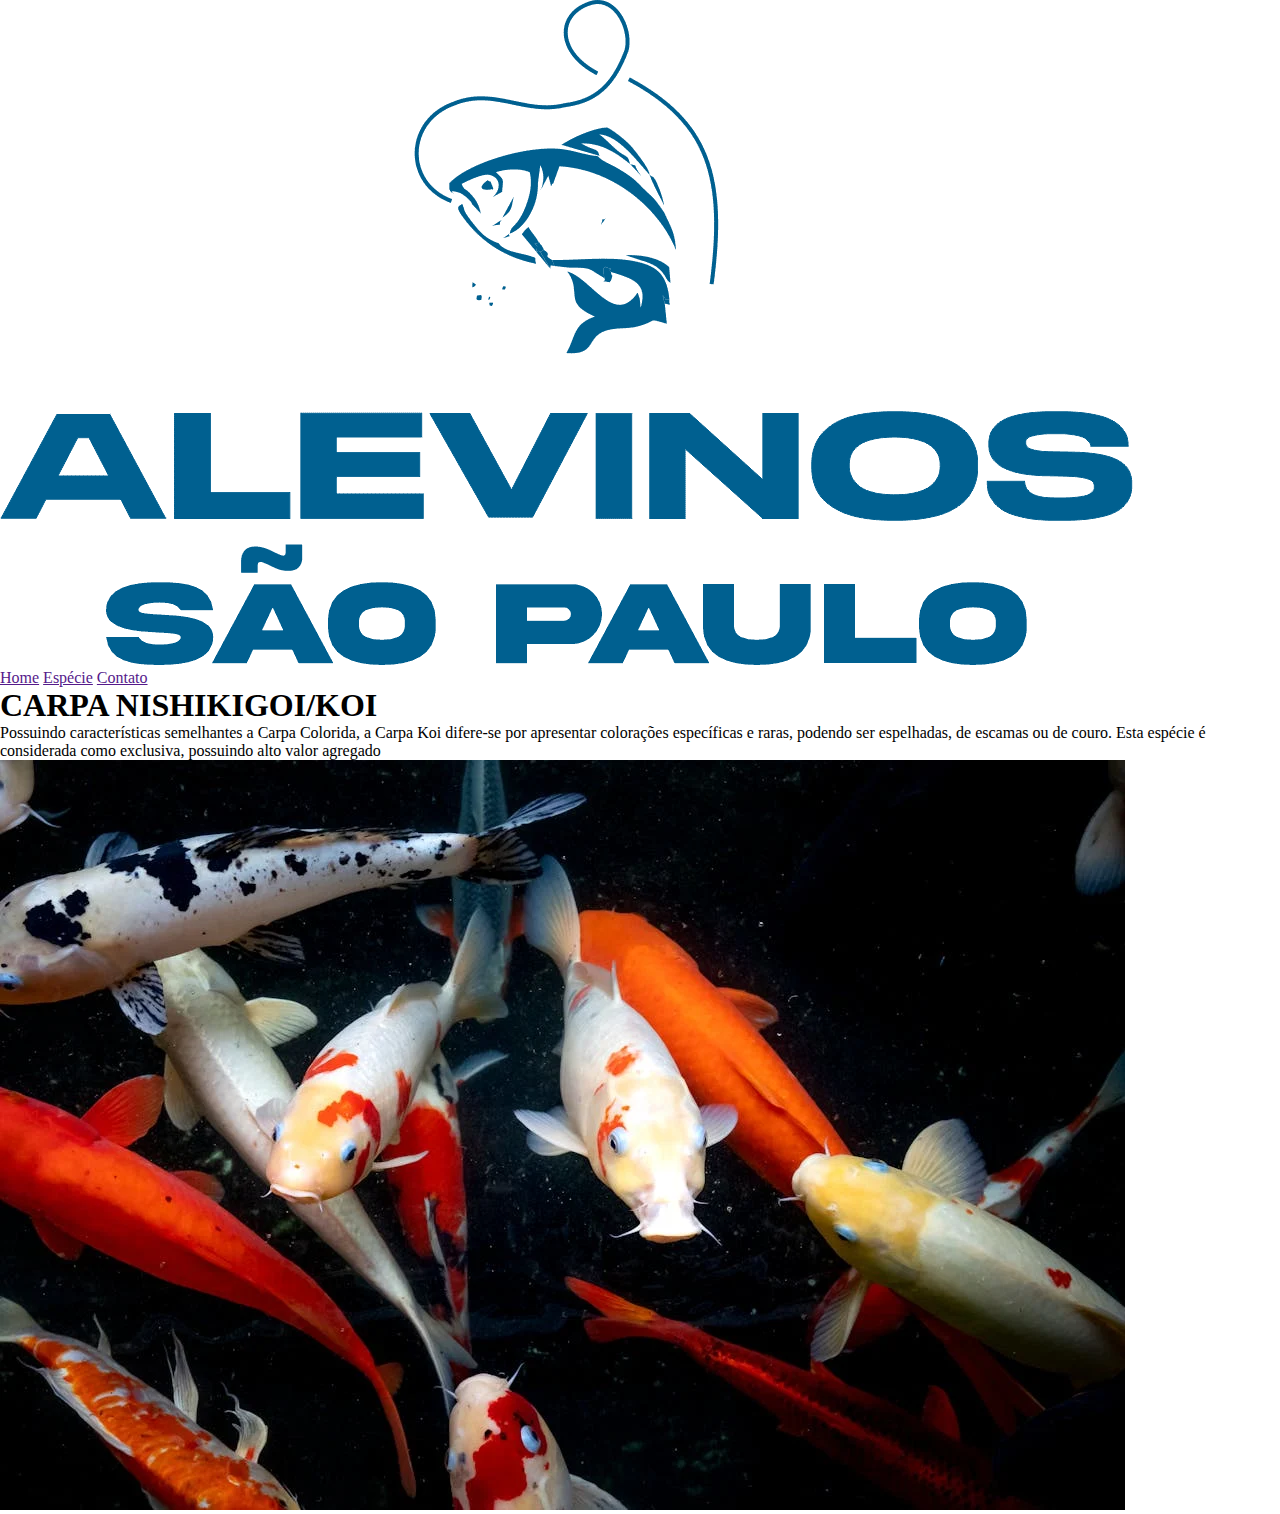
<file: cabecalho.html>
<!DOCTYPE html>
<html lang="pt-br">
<head>
    <meta charset="UTF-8">
    <meta name="viewport" content="width=device-width, initial-scale=1.0">
    <title>cabecalho</title>
    <link rel="stylesheet" href="css/body.css">
    <link rel="stylesheet" href="css/cabecalho.css">
</head>
<body>
    <header>
        <nav class="cabecalhoNav">
            <div class="logo">
                <img src="../img/01.-LOGOTIPO-CORRETO.png" alt="logo">
            </div>
            <div class="menu">
                <a href="">Home</a>
                <a href="">Espécie</a>
                <a href="">Contato </a>
            </div>
        </nav>
        <div class="headerEscritaFundo">
            <div class="headerEscrita">
                <div class="headerH1">
                    <h1>CARPA NISHIKIGOI/KOI</h1>
                </div>
                <div class="headerP">
                    <p>Possuindo características semelhantes a Carpa Colorida, a Carpa Koi difere-se por apresentar colorações específicas e raras, podendo ser espelhadas, de escamas ou de couro. Esta espécie é considerada como exclusiva, possuindo alto valor agregado</p>
                </div>
            </div>
            <div class="header-img">
                <img src="img/carpa koi-inicio.webp" alt="carpas-KOI">
            </div>
        </div>
    </header>
</body>
</html>
</file>
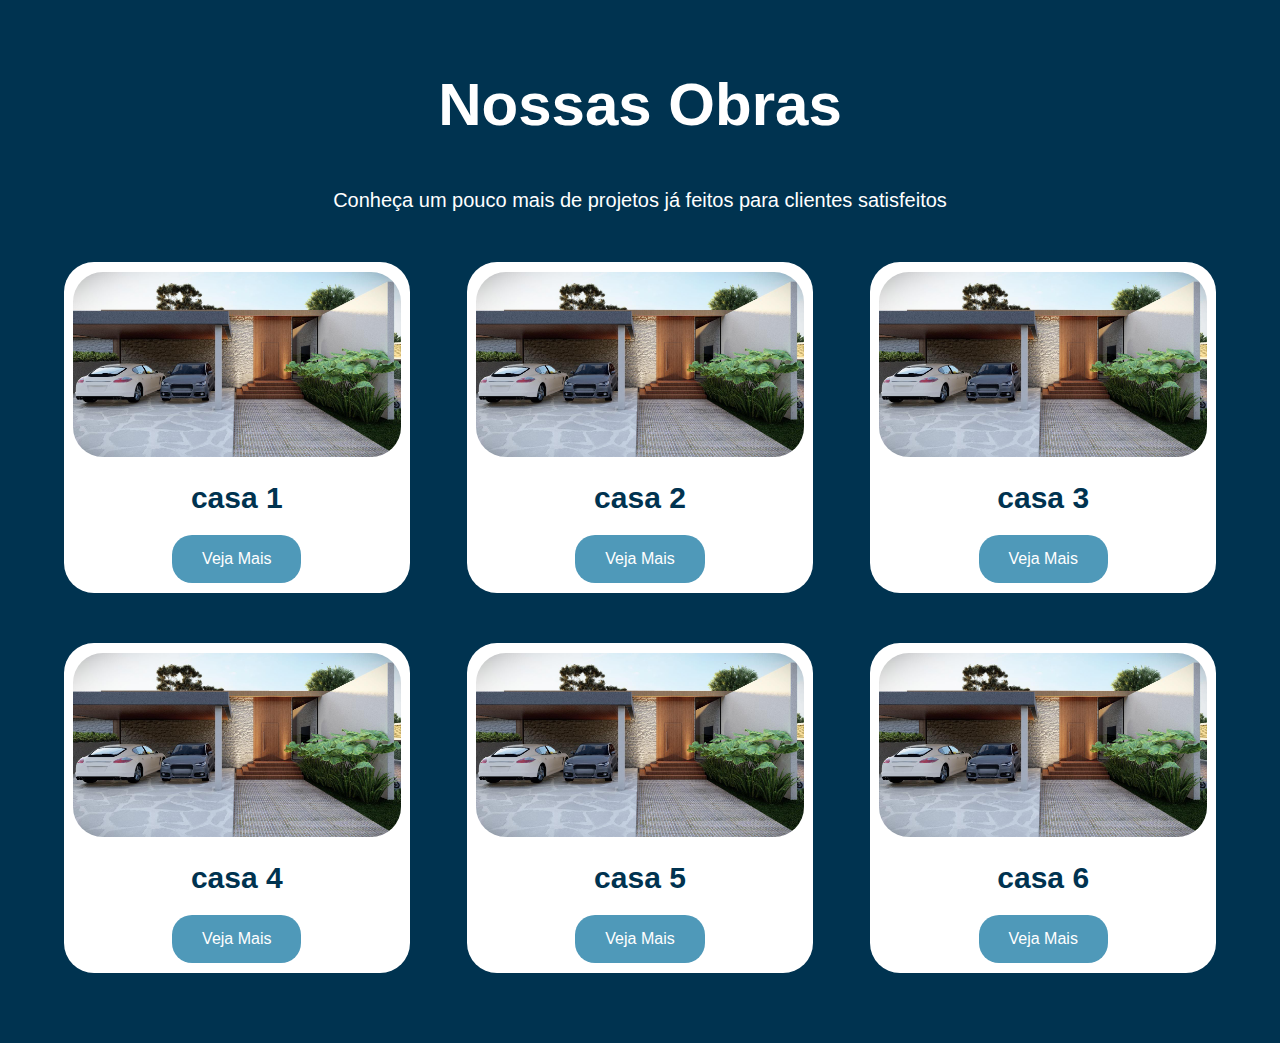
<file: p3_p4.html>
<!DOCTYPE html>
<html lang="en">
<head>
    <meta charset="UTF-8">
    <meta name="viewport" content="width=device-width, initial-scale=1.0">
    <title>Document</title>
    <link rel="stylesheet" href="css/section3.css">
    <link rel="stylesheet" href="css/body.css">
</head>
<body>
    <section class="section3">
        <div class="text-section3">
            <div class="title-section3">
                <h1>Nossas Obras</h1>
            </div>
            <div class="p-section3">
                <p>Conheça um pouco mais de projetos já feitos para clientes satisfeitos</p>
            </div>
        </div>
        <div class="fundo-cards-section3">
            <div class="cards-section3">
                <div class="card-section3">
                    <div class="img-card-section3">
                        <img src="img/projeto_casa_1-img-(2).jpeg" alt="projeto_casa1">
                    </div>
                    <div class="nome-card-section3">
                        <h1>casa 1</h1>
                    </div>
                    <div class="botao-card-section3">
                        <div class="botao-card-section3-a"><a href="">Veja Mais</a></div>
                    </div>
                </div>
                <div class="card-section3">
                    <div class="img-card-section3">
                        <img src="img/projeto_casa_1-img-(2).jpeg" alt="projeto_casa1">
                    </div>
                    <div class="nome-card-section3">
                        <h1>casa 2</h1>
                    </div>
                    <div class="botao-card-section3">
                        <div class="botao-card-section3-a"><a href="">Veja Mais</a></div>
                    </div>
                </div>
                <div class="card-section3">
                    <div class="img-card-section3">
                        <img src="img/projeto_casa_1-img-(2).jpeg" alt="projeto_casa1">
                    </div>
                    <div class="nome-card-section3">
                        <h1>casa 3</h1>
                    </div>
                    <div class="botao-card-section3">
                        <div class="botao-card-section3-a"><a href="">Veja Mais</a></div>
                    </div>
                </div>
            </div>
            <div class="cards-section3-2">
                <div class="card-section3">
                    <div class="img-card-section3">
                        <img src="img/projeto_casa_1-img-(2).jpeg" alt="projeto_casa1">
                    </div>
                    <div class="nome-card-section3">
                        <h1>casa 4</h1>
                    </div>
                    <div class="botao-card-section3">
                        <div class="botao-card-section3-a"><a href="">Veja Mais</a></div>
                    </div>
                </div>
                <div class="card-section3">
                    <div class="img-card-section3">
                        <img src="img/projeto_casa_1-img-(2).jpeg" alt="projeto_casa1">
                    </div>
                    <div class="nome-card-section3">
                        <h1>casa 5</h1>
                    </div>
                    <div class="botao-card-section3">
                        <div class="botao-card-section3-a"><a href="">Veja Mais</a></div>
                    </div>
                </div>
                <div class="card-section3">
                    <div class="img-card-section3">
                        <img src="img/projeto_casa_1-img-(2).jpeg" alt="projeto_casa1">
                    </div>
                    <div class="nome-card-section3">
                        <h1>casa 6</h1>
                    </div>
                    <div class="botao-card-section3">
                        <div class="botao-card-section3-a"><a href="">Veja Mais</a></div>
                    </div>
                </div>
            </div>
        </div>
    </section>
</body>
</html>
</file>
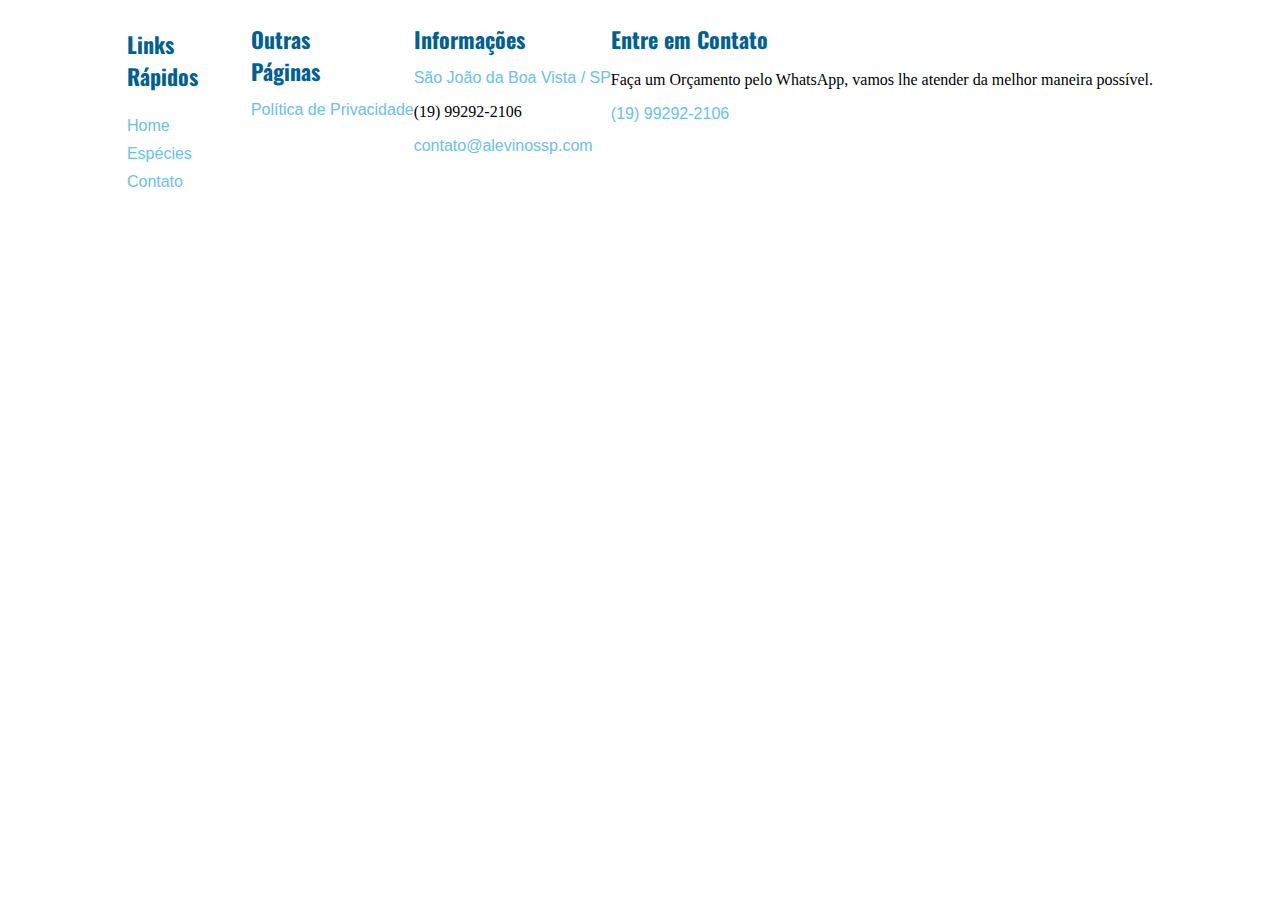
<file: rodape.html>
<!DOCTYPE html>
<html lang="pt-br">
<head>
    <meta charset="UTF-8">
    <meta name="viewport" content="width=device-width, initial-scale=1.0">
    <title>Rodape</title>
    <link rel="stylesheet" href="../css/rodape.css">
    <link rel="preconnect" href="https://fonts.googleapis.com">
    <link rel="preconnect" href="https://fonts.gstatic.com" crossorigin>
    <link href="https://fonts.googleapis.com/css2?family=Oswald:wght@200..700&display=swap" rel="stylesheet"> 
</head>
<body>
    <div class="rodapeFundo">
        <div class="linksRapidos">
            <h1>Links Rápidos</h1>
            <a href="">Home</a>
            <a href="">Espécies</a>
            <a href="">Contato</a>
        </div>
        <div class="outrasPag">
            <h1>Outras Páginas</h1>
            <a href="https://alevinossp.com.br/politicas-de-privacidade">Política de Privacidade</a>
        </div>
        <div class="info">
            <h1>Informações</h1>
            <a href="">São João da Boa Vista / SP</a>
            <p>(19) 99292-2106</p>
            <a href="email">contato@alevinossp.com</a>
        </div>
        <div class="entreEmContato">
            <h1>Entre em Contato</h1>
            <p>Faça um Orçamento pelo WhatsApp, vamos lhe atender da melhor maneira possível.</p>
            <a href="tel">(19) 99292-2106</a>
        </div>
    </div>
</body>
</html>
</file>
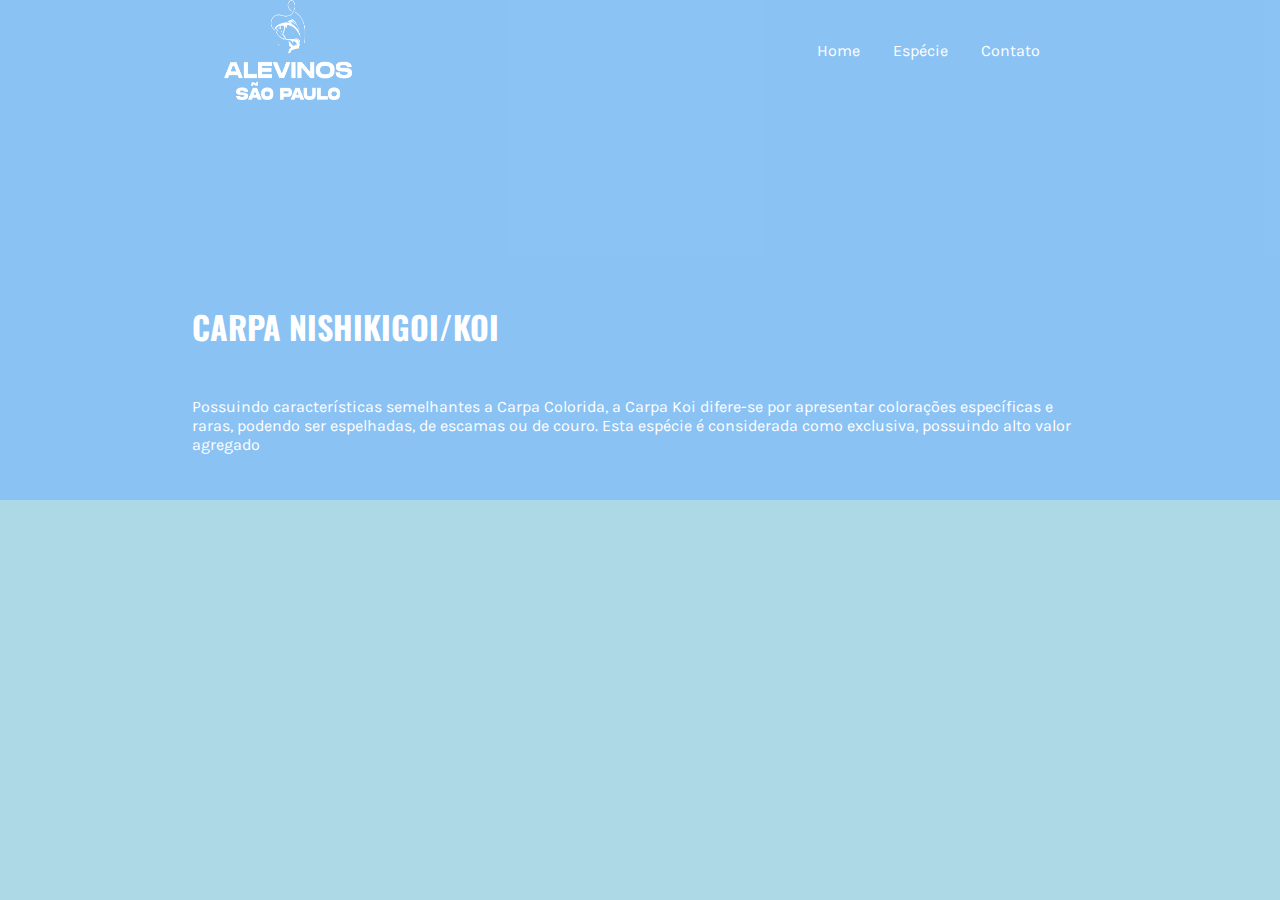
<file: cabecalho/cabecalho.html>
<!DOCTYPE html>
<html lang="en">
<head>
    <meta charset="UTF-8">
    <meta name="viewport" content="width=device-width, initial-scale=1.0">
    <title>Cabecalho</title>
    <link rel="stylesheet" href="style-Cabecalho.css">
    <link rel="preconnect" href="https://fonts.googleapis.com">
    <link rel="preconnect" href="https://fonts.gstatic.com" crossorigin>
    <link href="https://fonts.googleapis.com/css2?family=Oswald:wght@200..700&display=swap" rel="stylesheet">
    <link rel="preconnect" href="https://fonts.googleapis.com">
    <link rel="preconnect" href="https://fonts.gstatic.com" crossorigin>
    <link href="https://fonts.googleapis.com/css2?family=Karla:ital,wght@0,200..800;1,200..800&display=swap" rel="stylesheet">
</head>
<body>
    <header>
        <nav class="cabecalhoNav">
            <div class="logo">
                <img src="../img/LOGOTIPO-CORRETO.png" alt="logo">
            </div>
            <div class="menu">
                <a href="">Home</a>
                <a href="">Espécie</a>
                <a href="">Contato </a>
            </div>
        </nav>
        <div class="headerEscritaFundo">
            <div class="headerEscrita">
                <div class="headerH1">
                    <h1>CARPA NISHIKIGOI/KOI</h1>
                </div>
                <div class="headerP">
                    <p>Possuindo características semelhantes a Carpa Colorida, a Carpa Koi difere-se por apresentar colorações específicas e raras, podendo ser espelhadas, de escamas ou de couro. Esta espécie é considerada como exclusiva, possuindo alto valor agregado</p>
                </div>
            </div>
        </div>
    </header>
</body>
</html>
</file>
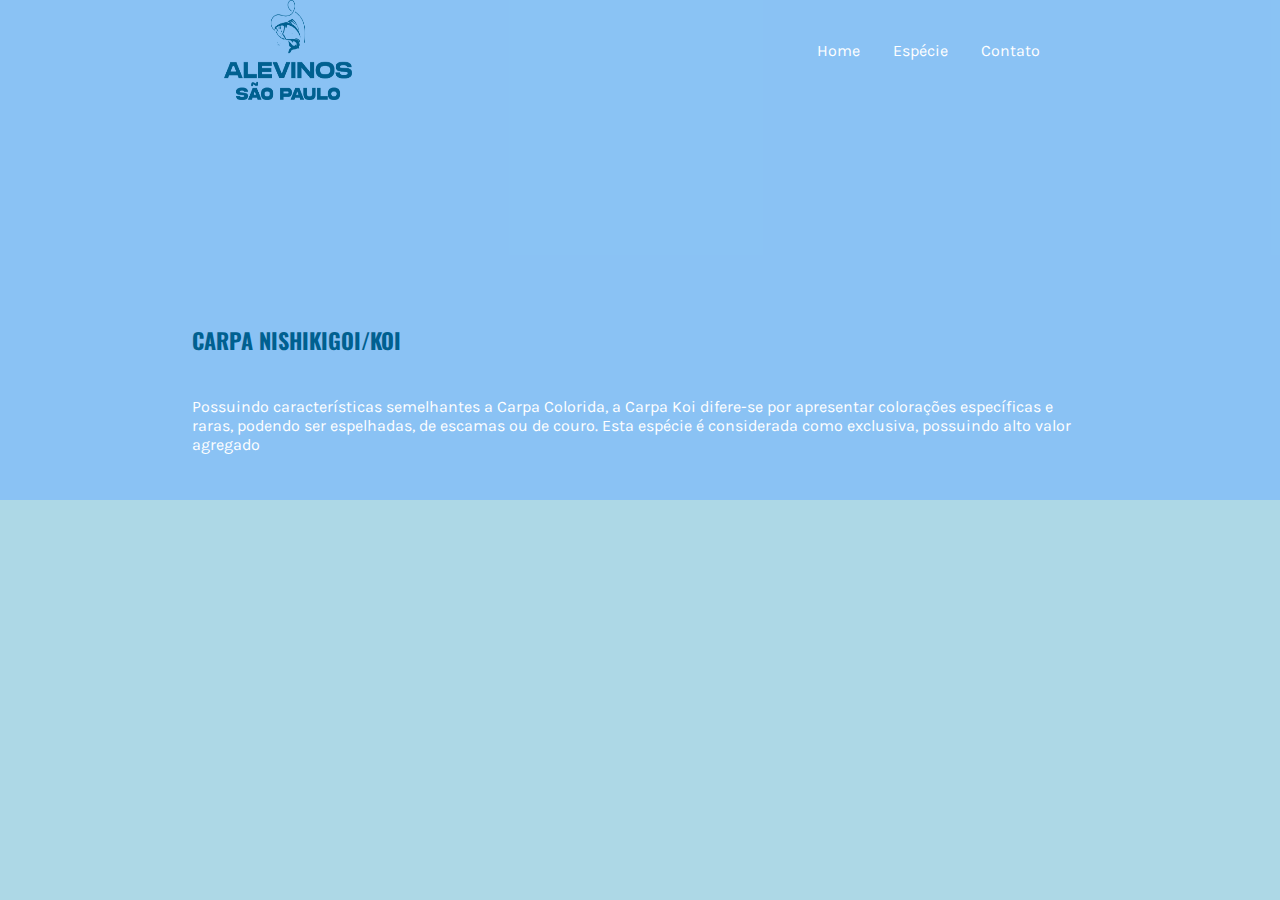
<file: includes/cabecalho.html>
<!DOCTYPE html>
<html lang="en">
<head>
    <meta charset="UTF-8">
    <meta name="viewport" content="width=device-width, initial-scale=1.0">
    <title>Cabecalho</title>
    <link rel="stylesheet" href="../css/Header.css">
    <link rel="stylesheet" href="../css/Footer.css">
    <link rel="preconnect" href="https://fonts.googleapis.com">
    <link rel="preconnect" href="https://fonts.gstatic.com" crossorigin>
    <link href="https://fonts.googleapis.com/css2?family=Oswald:wght@200..700&display=swap" rel="stylesheet">
    <link rel="preconnect" href="https://fonts.googleapis.com">
    <link rel="preconnect" href="https://fonts.gstatic.com" crossorigin>
    <link href="https://fonts.googleapis.com/css2?family=Karla:ital,wght@0,200..800;1,200..800&display=swap" rel="stylesheet">
</head>
<body>
    <header>
        <nav class="cabecalhoNav">
            <div class="logo">
                <img src="../img/01.-LOGOTIPO-CORRETO.png" alt="logo">
            </div>
            <div class="menu">
                <a href="">Home</a>
                <a href="">Espécie</a>
                <a href="">Contato </a>
            </div>
        </nav>
        <div class="headerEscritaFundo">
            <div class="headerEscrita">
                <div class="headerH1">
                    <h1>CARPA NISHIKIGOI/KOI</h1>
                </div>
                <div class="headerP">
                    <p>Possuindo características semelhantes a Carpa Colorida, a Carpa Koi difere-se por apresentar colorações específicas e raras, podendo ser espelhadas, de escamas ou de couro. Esta espécie é considerada como exclusiva, possuindo alto valor agregado</p>
                </div>
            </div>
        </div>
    </header>
</body>
</html>
</file>
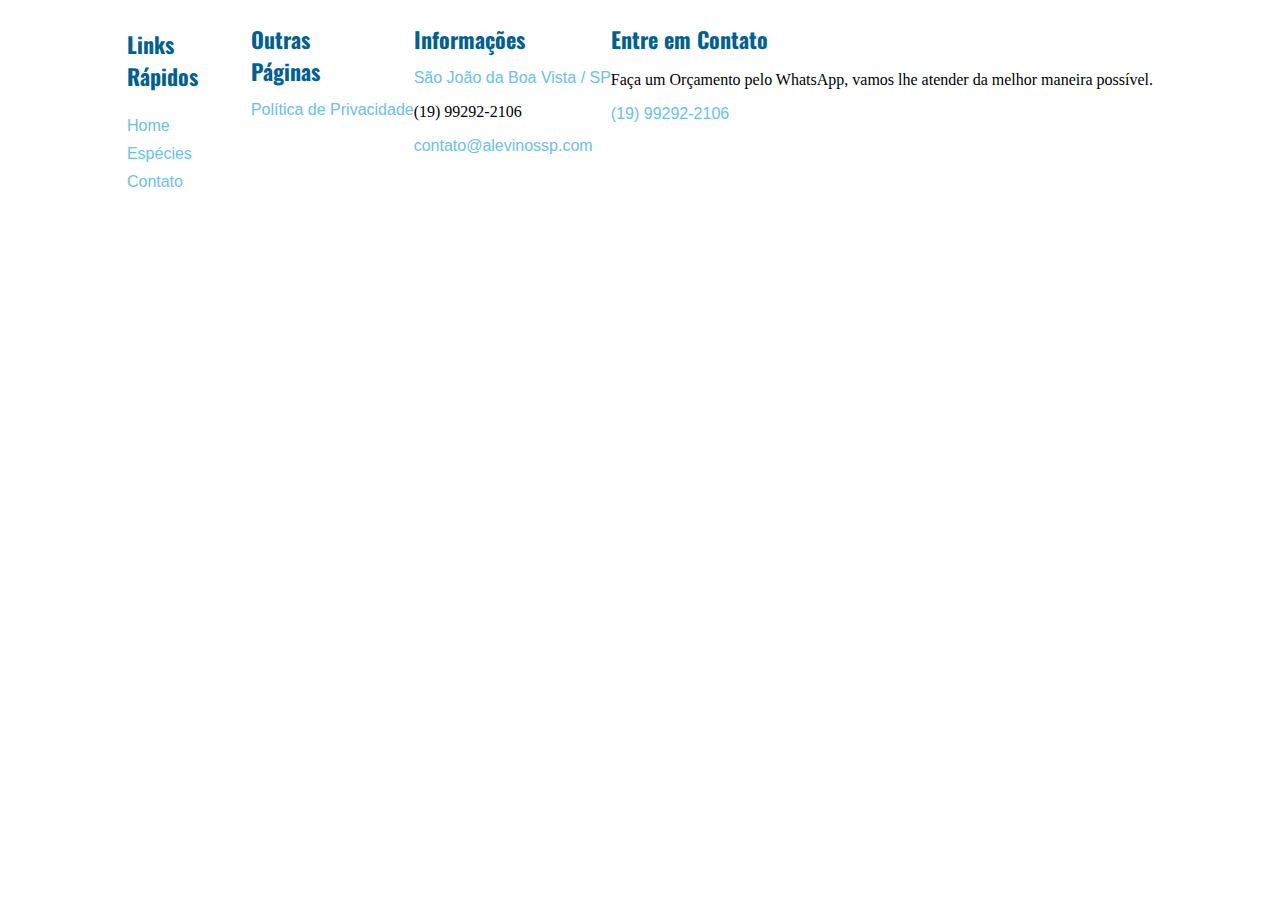
<file: includes/rodape.html>
<!DOCTYPE html>
<html lang="en">
<head>
    <meta charset="UTF-8">
    <meta name="viewport" content="width=device-width, initial-scale=1.0">
    <title>Rodape</title>
    <link rel="stylesheet" href="../css/Footer.css">
    <link rel="preconnect" href="https://fonts.googleapis.com">
    <link rel="preconnect" href="https://fonts.gstatic.com" crossorigin>
    <link href="https://fonts.googleapis.com/css2?family=Oswald:wght@200..700&display=swap" rel="stylesheet"> 
</head>
<body>
    <div class="rodapeFundo">
        <div class="linksRapidos">
            <h1>Links Rápidos</h1>
            <a href="">Home</a>
            <a href="">Espécies</a>
            <a href="">Contato</a>
        </div>
        <div class="outrasPag">
            <h1>Outras Páginas</h1>
            <a href="https://alevinossp.com.br/politicas-de-privacidade">Política de Privacidade</a>
        </div>
        <div class="info">
            <h1>Informações</h1>
            <a href="">São João da Boa Vista / SP</a>
            <p>(19) 99292-2106</p>
            <a href="email">contato@alevinossp.com</a>
        </div>
        <div class="entreEmContato">
            <h1>Entre em Contato</h1>
            <p>Faça um Orçamento pelo WhatsApp, vamos lhe atender da melhor maneira possível.</p>
            <a href="tel">(19) 99292-2106</a>
        </div>
    </div>
</body>
</html>
</file>
<file: css/body.css>
*{
    margin: 0;
    padding: 0;
}
body{
    display: flex;
    justify-content: center;
}
</file>
<file: css/cabecalho.css>
header{
    
}
</file>
<file: css/section3.css>
/* Fundo ".section3" */
.section3{
    display: flex;
    flex-direction: column;
    justify-content: space-around;
    padding: 70px 0;
    background-color: #003350;
}



/* Texto ".section3" */
.text-section3{
    display: flex;
    gap: 50px;
    flex-direction: column;
    justify-content: space-between;
    text-align: center;
    margin-bottom: 50px;
}
.title-section3 h1{
    font-size: 60px;
    font-family: "Oswald", sans-serif;
    color: white;
}
.p-section3{
    font-size: 20px;
    font-family: "Karla", sans-serif;
    color: white;
}



/* Cards ".section3" */
.fundo-cards-section3{
    display: flex;
    flex-direction: column;
}
.cards-section3{
    width: 90%;
    margin: auto;
    display: flex;
    justify-content: space-between;
}
.cards-section3-2{
    width: 90%;
    margin: auto;
    display: flex;
    justify-content: space-between;
    margin-top: 50px;
}
.card-section3{
    width: 30%;
    display: flex;
    flex-direction: column;
    justify-content: space-around;
    text-align: center;
    background-color: white;
    border-radius: 30px;
    gap: 20px;
    padding: 10px 0;
}



/* Texto cards ".secao3" */
.nome-card-section3 h1{
    font-size: 30px;
    color: #003350;
    font-family: "Oswald", sans-serif;
}
.img-card-section3 img{
    border-radius: 30px;
    width: 95%;
}
.botao-card-section3{
    width: 100%;
    display: flex;
    justify-content: center;
}
.botao-card-section3-a{
    padding: 15px 30px;
    background-color: #4F99B9;
    border-radius: 20px;
}
.botao-card-section3-a a{
    text-decoration: none;
    color: white;
    font-family: "Karla", sans-serif;
}
</file>
<file: css/rodape.css>
div.rodapeFundo{
    background-color: #FFFFFF;
    display: flex;
    justify-content: center;
    height: 300px;
}
.rodapeFundo h1{
    font-size: 22px;
    font-family: "Oswald", sans-serif;
    color: #006090;
    width: 40%;
}
.rodapeFundo a{
    color: #6AC0E9;
    font-family: "karla", sans-serif;
    font-size: 16px;
    text-decoration: none;
}
.rodapeFundo a:hover{
    color: #006090;
}
div.linksRapidos{
    display: flex;
    flex-direction: column;
    justify-content: space-around;
    height: 188.38px;
}
div.outraPag h1{
    margin-bottom: 50px;
}
</file>
<file: cabecalho/style-Cabecalho.css>
body{
    margin: 0;
    background-color: lightblue;
}
header{
    display: flex;
    flex-direction: column;
    justify-content: space-between;
    background-color: rgba(109, 177, 255, .55);
    height: 500px;
    color: white;
}
.cabecalhoNav{
    display: flex;
    justify-content: space-around;
    width: 100%;
    height: 100px;
}
.logo{
    width: 10%;
}
.logo img{
    width: 100%;
    height: 100%;
}
.menu{
    display: flex;
    justify-content: space-around;
    align-items: center;
    width: 20%; 
}
.menu a{
    text-decoration: none;
    color: white;
    font-family: "Karla", sans-serif;
}
.headerEscritaFundo{
    width: 100%;
    display: flex;
    justify-content: center;
}
.headerEscrita{
    width: 70%;
    display: flex;
    flex-direction: column;
}
.headerH1{
    margin-bottom: 10px;
    font-family: "Oswald", sans-serif;
}
.headerP{
    margin-bottom: 30px;
    font-family: "Karla", sans-serif;
}
@media screen and (max-width: 480) {
    .logo img{
        
    }
}
</file>
<file: css/Header.css>
body{
    margin: 0;
    background-color: lightblue;
}
header{
    display: flex;
    flex-direction: column;
    justify-content: space-between;
    background-color: rgba(109, 177, 255, .55);
    height: 500px;
    color: white;
}
.cabecalhoNav{
    display: flex;
    justify-content: space-around;
    width: 100%;
    height: 100px;
}
.logo{
    width: 10%;
}
.logo img{
    width: 100%;
    height: 100%;
}
.menu{
    display: flex;
    justify-content: space-around;
    align-items: center;
    width: 20%; 
}
.menu a{
    text-decoration: none;
    color: white;
    font-family: "Karla", sans-serif;
}
.headerEscritaFundo{
    width: 100%;
    display: flex;
    justify-content: center;
}
.headerEscrita{
    width: 70%;
    display: flex;
    flex-direction: column;
}
.headerH1{
    margin-bottom: 10px;
    font-family: "Oswald", sans-serif;
}
.headerP{
    margin-bottom: 30px;
    font-family: "Karla", sans-serif;
}
@media screen and (max-width: 480) {
    .logo img{
        
    }
}
</file>
<file: css/Footer.css>
div.rodapeFundo{
    background-color: #FFFFFF;
    display: flex;
    justify-content: center;
    height: 300px;
}
h1{
    font-size: 22px;
    font-family: "Oswald", sans-serif;
    color: #006090;
    width: 40%;
}
a{
    color: #6AC0E9;
    font-family: "karla", sans-serif;
    font-size: 16px;
    text-decoration: none;
}
a:hover{
    color: #006090;
}
div.linksRapidos{
    display: flex;
    flex-direction: column;
    justify-content: space-around;
    height: 188.38px;
}
div.outraPag h1{
    margin-bottom: 50px;
}
</file>
